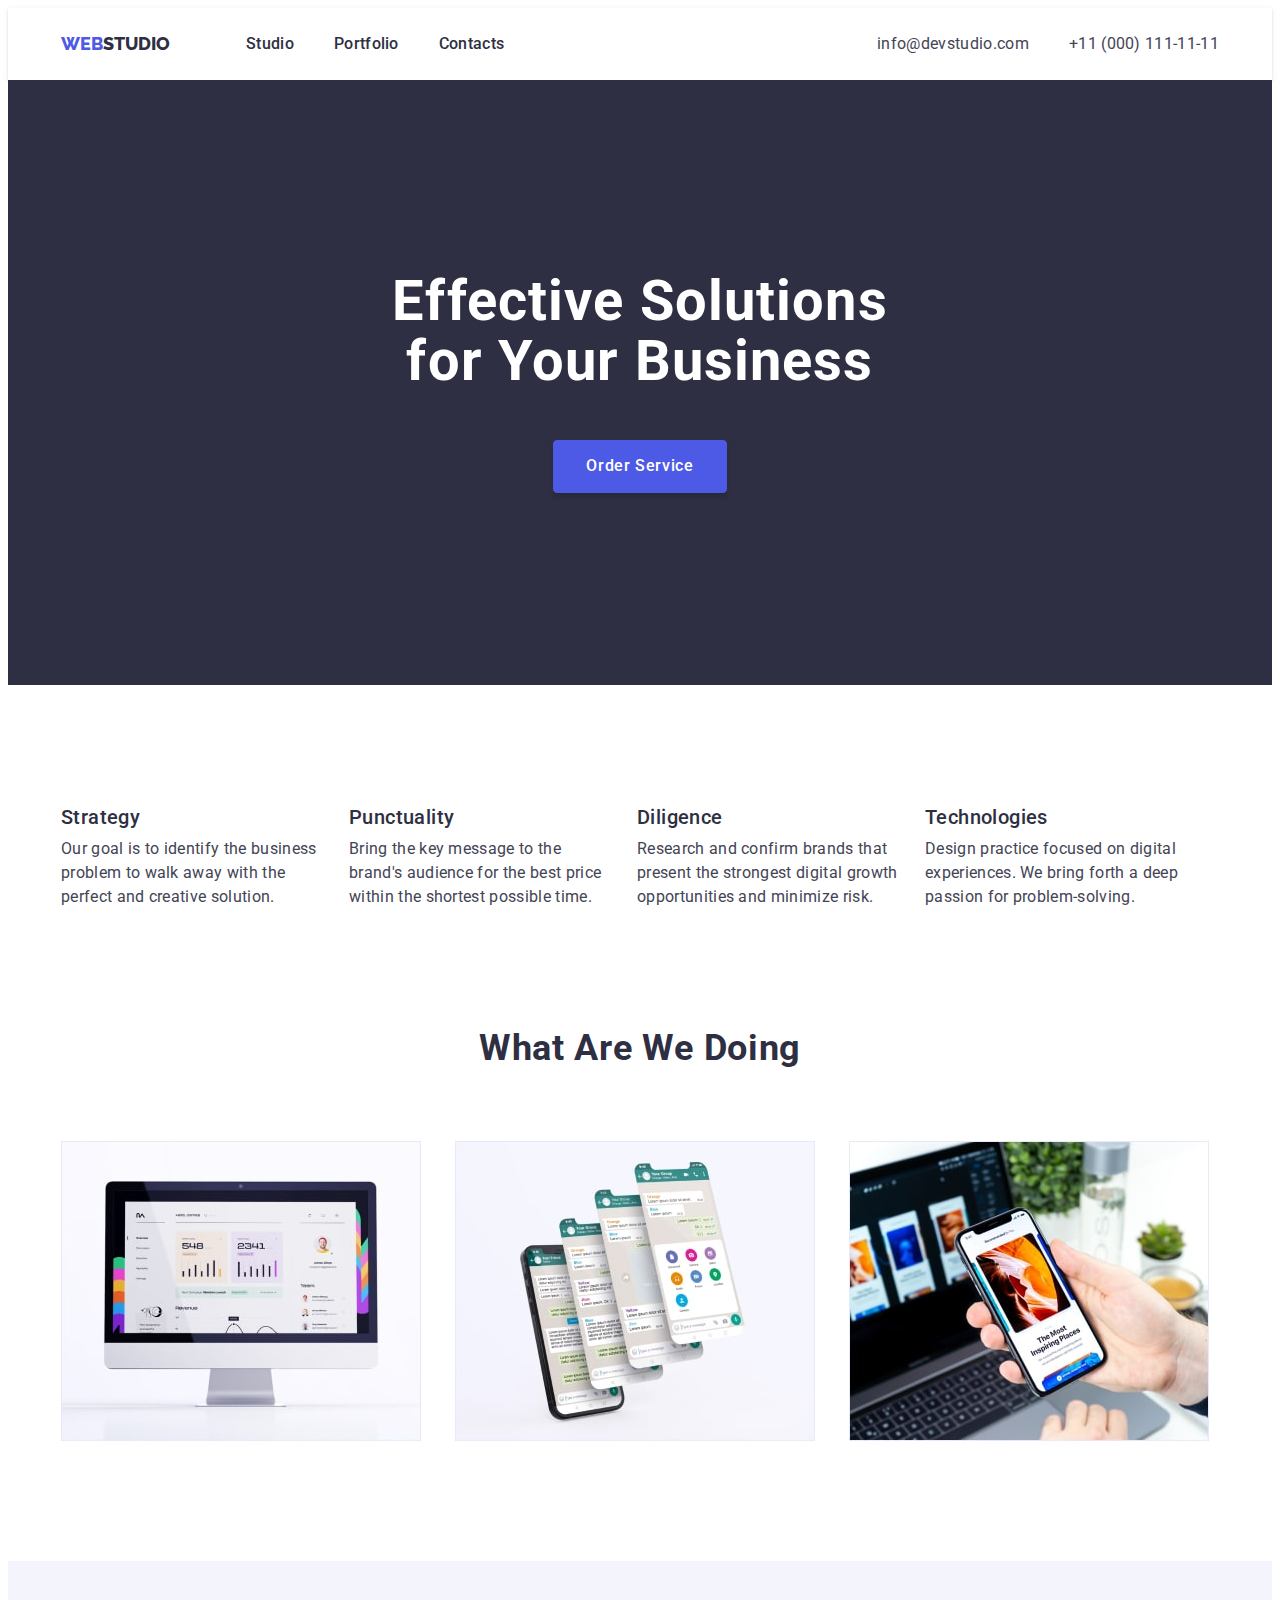
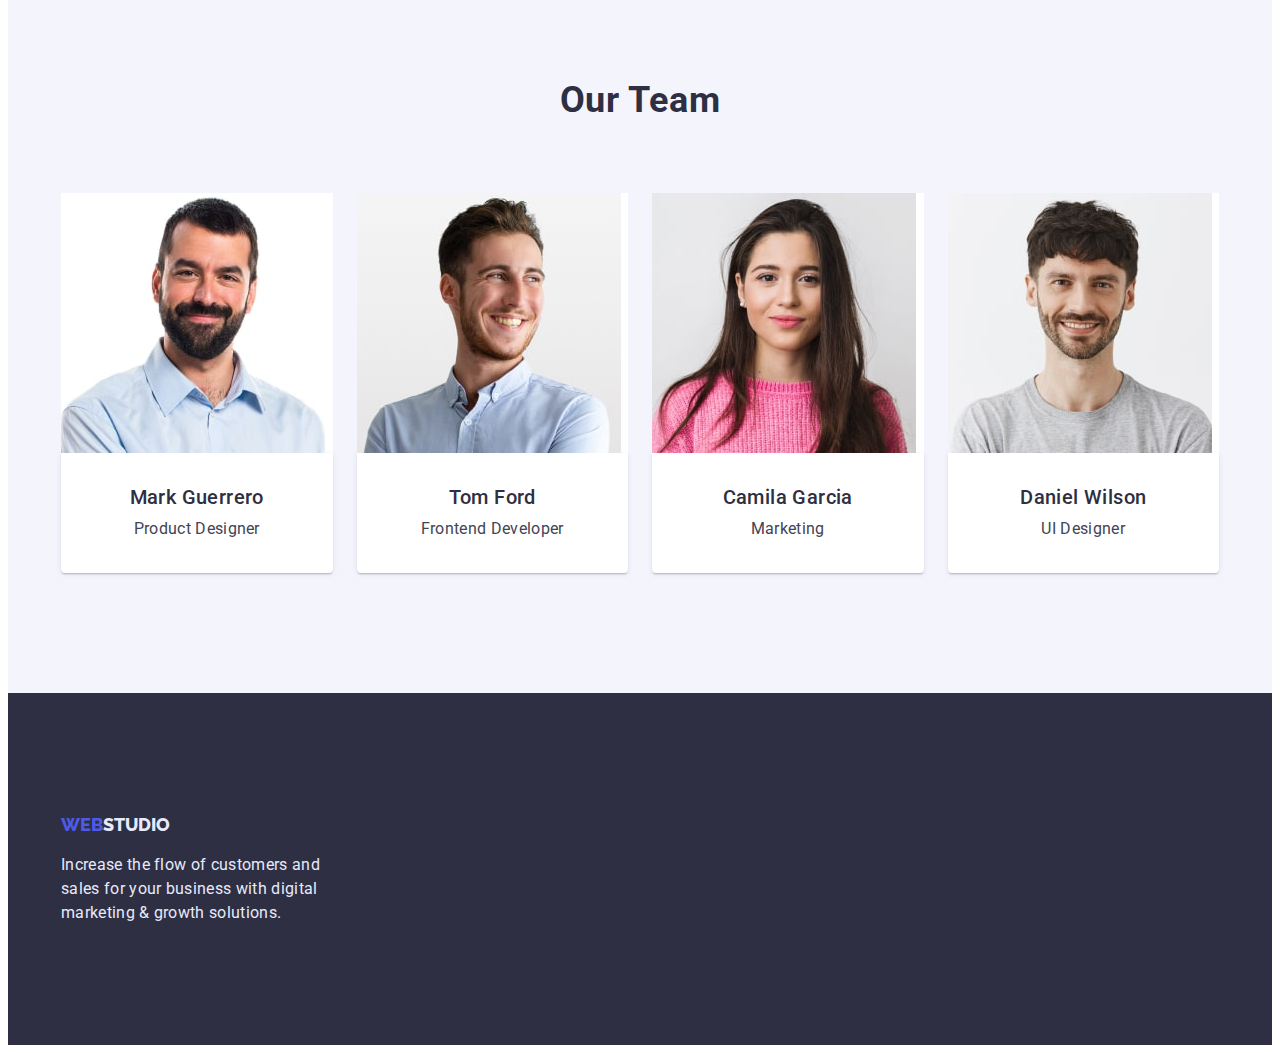
<file: index.html>
<!DOCTYPE html>
<html lang="en">
  <head>
    <meta charset="UTF-8" />
    <meta http-equiv="X-UA-Compatible" content="IE=edge" />
    <meta name="viewport" content="width=device-width, initial-scale=1.0" />
    <title>Студія</title>
    <link rel="preconnect" href="https://fonts.googleapis.com" />
    <link rel="preconnect" href="https://fonts.gstatic.com" crossorigin />
    <link
      href="https://fonts.googleapis.com/css2?family=Raleway:wght@700&family=Roboto:wght@400;500;700;900&display=swap"
      rel="stylesheet" />
    <link
      rel="stylesheet"
      href="https://cdnjs.cloudflare.com/ajax/libs/modern-normalize/1.1.0/modern-normalize.min.css"
      integrity="sha512-wpPYUAdjBVSE4KJnH1VR1HeZfpl1ub8YT/NKx4PuQ5NmX2tKuGu6U/JRp5y+Y8XG2tV+wKQpNHVUX03MfMFn9Q=="
      crossorigin="anonymous"
      referrerpolicy="no-referrer" />
    <link rel="stylesheet" href="./css/styles.css" />
  </head>
  <body>
    <header class="header">
      <div class="container header-container">
        <!-------------------------Menu Nav------------------------->
        <nav class="navigation">
          <a class="header-logo link" href="/">WEB<span class="header-logo-dark">STUDIO</span></a>
          <ul class="header-list list">
            <li class="header-item">
              <a class="header-link link" href="./index.html">Studio</a>
            </li>
            <li class="header-item">
              <a class="header-link link" href="./portfolio.html">Portfolio</a>
            </li>
            <li class="header-item">
              <a class="header-link link" href="">Contacts</a>
            </li>
          </ul>
        </nav>
        <!-------------------------Contacts------------------------->
        <address class="address">
          <ul class="adress-list list">
            <li class="address-item">
              <a class="contact link" href="mailto:info@devstudio.com">info@devstudio.com</a>
            </li>
            <li class="address-item">
              <a class="contact link" href="tel:+110001111111">+11 (000) 111-11-11</a>
            </li>
          </ul>
        </address>
      </div>
    </header>
    <main>
      <!-------------------------Title------------------------->
      <section class="hero">
        <div class="container">
          <h1 class="hero-title">Effective Solutions for Your Business</h1>
          <button class="hero-button" type="button">Order Service</button>
        </div>
      </section>
      <!-------------------------Section 1------------------------->
      <section class="section about">
        <div class="container">
          <ul class="about-list list">
            <li class="about-item">
              <h3 class="service">Strategy</h3>
              <p class="description">
                Our goal is to identify the business problem to walk away with the perfect and creative solution.
              </p>
            </li>
            <li class="about-item">
              <h3 class="service">Punctuality</h3>
              <p class="description">
                Bring the key message to the brand's audience for the best price within the shortest possible time.
              </p>
            </li>
            <li class="about-item">
              <h3 class="service">Diligence</h3>
              <p class="description">
                Research and confirm brands that present the strongest digital growth opportunities and minimize risk.
              </p>
            </li>
            <li class="about-item">
              <h3 class="service">Technologies</h3>
              <p class="description">
                Design practice focused on digital experiences. We bring forth a deep passion for problem-solving.
              </p>
            </li>
          </ul>
        </div>
      </section>
      <!-------------------------Section 2------------------------->
      <section class="section example">
        <div class="container">
          <h2 class="subtitel">What Are We Doing</h2>
          <ul class="example-list list">
            <li class="example-item">
              <img src="./images/services/img-1.jpg" alt="sites" width="360" height="300" />
            </li>
            <li class="example-item">
              <img src="./images/services/img-2.jpg" alt="messengers" width="360" height="300" />
            </li>
            <li class="example-item">
              <img src="./images/services/img-3.jpg" alt="applications" width="360" height="300" />
            </li>
          </ul>
        </div>
      </section>
      <!-------------------------Section 3------------------------->
      <section class="section team">
        <div class="container">
          <h2 class="subtitel">Our Team</h2>
          <ul class="team-list list">
            <li class="team-item">
              <img src="./images/employees/mark-guerrero.jpg" alt="photo of employee" width="264" height="260" />
              <div class="team-card">
                <h3 class="team-name">Mark Guerrero</h3>
                <p class="team-position">Product Designer</p>
              </div>
            </li>
            <li class="team-item">
              <img src="./images/employees/tom-ford.jpg" alt="photo of employee" width="264" height="260" />
              <div class="team-card">
                <h3 class="team-name">Tom Ford</h3>
                <p class="team-position">Frontend Developer</p>
              </div>
            </li>
            <li class="team-item">
              <img src="./images/employees/camila-garcia.jpg" alt="photo of employee" width="264" height="260" />
              <div class="team-card">
                <h3 class="team-name">Camila Garcia</h3>
                <p class="team-position">Marketing</p>
              </div>
            </li>
            <li class="team-item">
              <img src="./images/employees/daniel-wilson.jpg" alt="photo of employee" width="264" height="260" />
              <div class="team-card">
                <h3 class="team-name">Daniel Wilson</h3>
                <p class="team-position">UI Designer</p>
              </div>
            </li>
          </ul>
        </div>
      </section>
    </main>
    <!-------------------------Footer------------------------->
    <footer class="section footer">
      <div class="container">
        <a class="footer-logo link" href="/">WEB<span class="footer-logo-light">STUDIO</span></a>
        <p class="footer-description">
          Increase the flow of customers and sales for your business with digital marketing & growth solutions.
        </p>
      </div>
    </footer>
  </body>
</html>
</file>
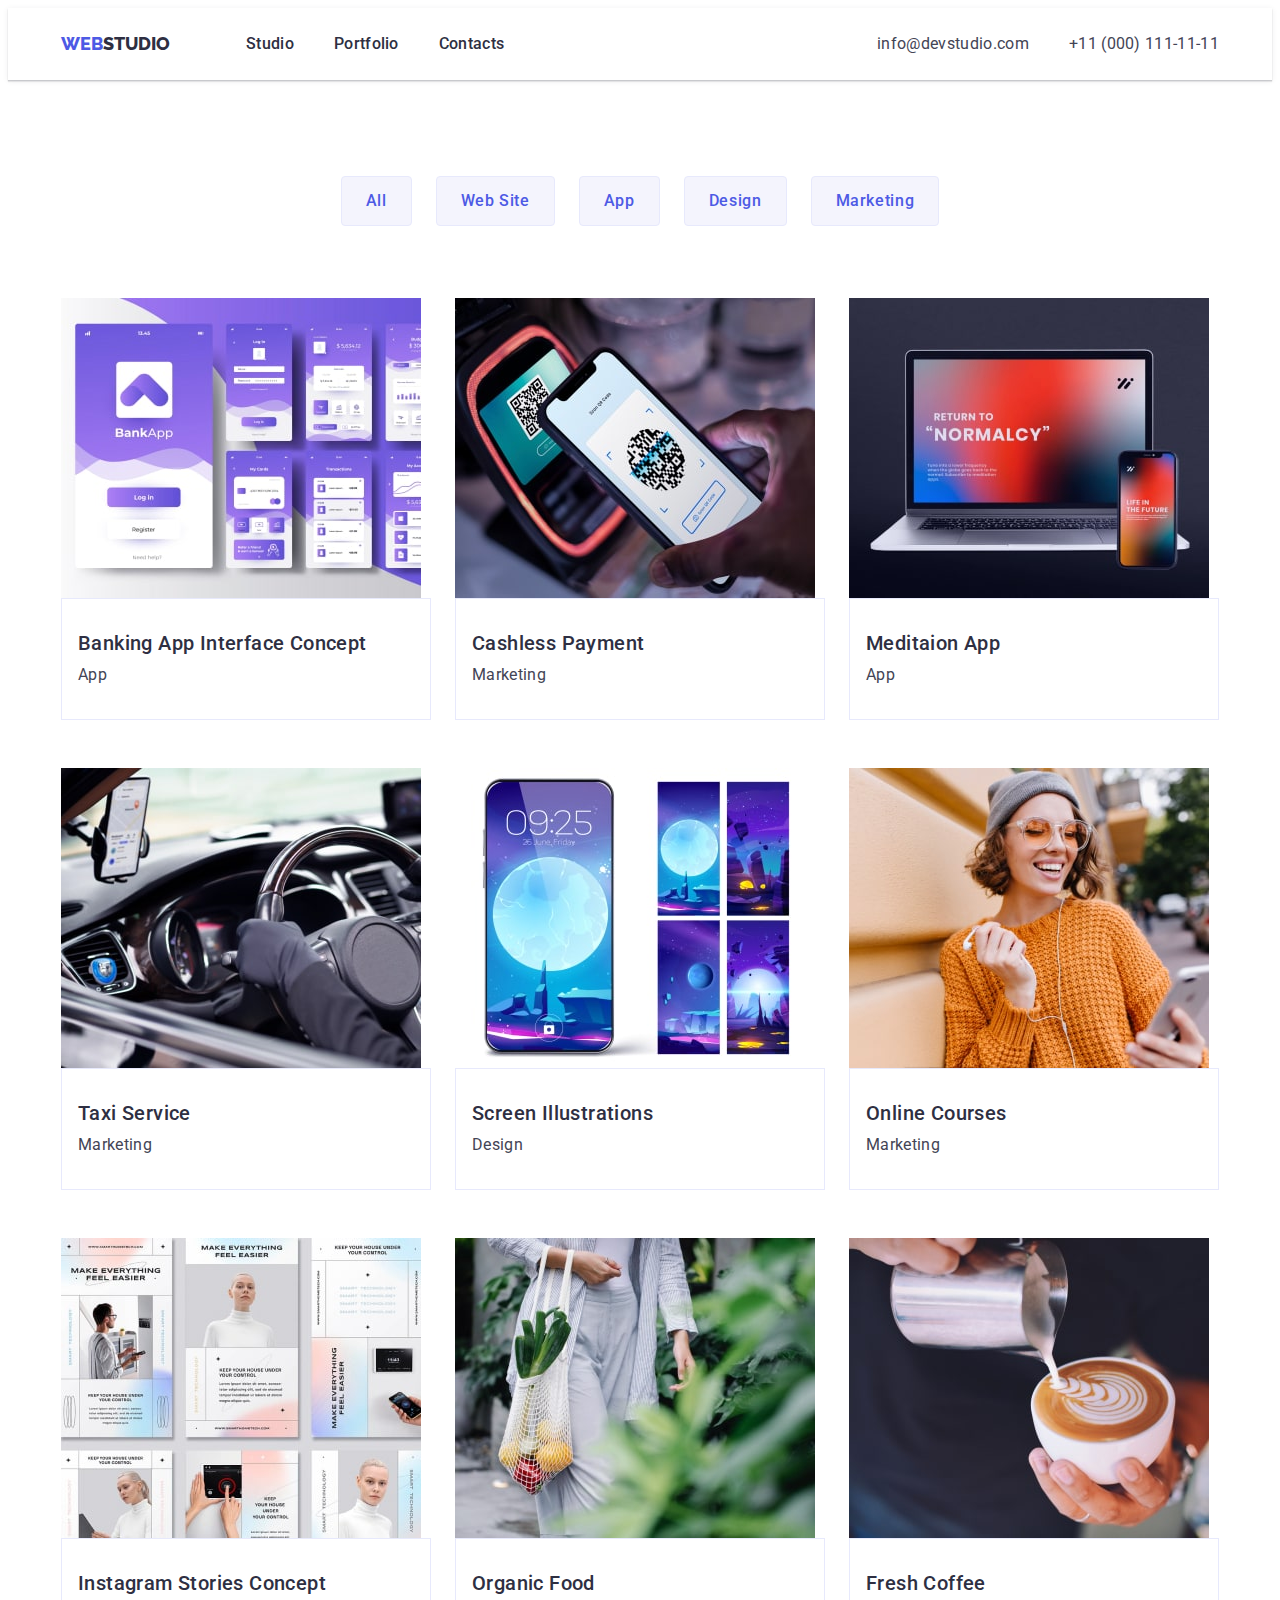
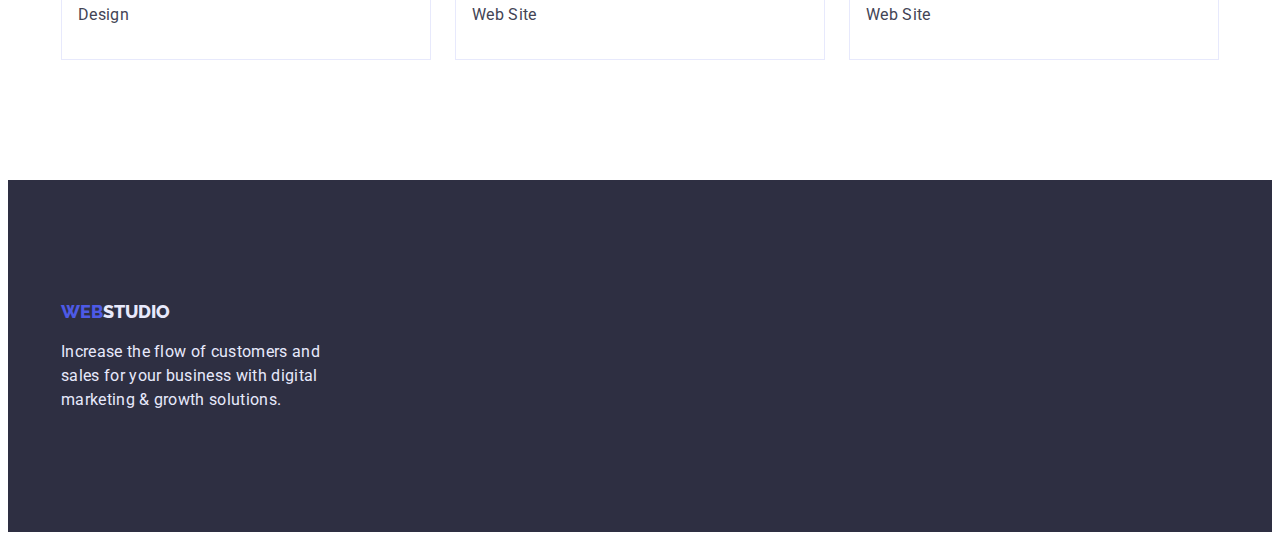
<file: portfolio.html>
<!DOCTYPE html>
<html lang="en">
  <head>
    <meta charset="UTF-8" />
    <meta http-equiv="X-UA-Compatible" content="IE=edge" />
    <meta name="viewport" content="width=device-width, initial-scale=1.0" />
    <title>Портфоліо</title>
    <link rel="preconnect" href="https://fonts.googleapis.com" />
    <link rel="preconnect" href="https://fonts.gstatic.com" crossorigin />
    <link
      href="https://fonts.googleapis.com/css2?family=Raleway:wght@700&family=Roboto:wght@400;500;700;900&display=swap"
      rel="stylesheet" />
    <link
      rel="stylesheet"
      href="https://cdnjs.cloudflare.com/ajax/libs/modern-normalize/1.1.0/modern-normalize.min.css"
      integrity="sha512-wpPYUAdjBVSE4KJnH1VR1HeZfpl1ub8YT/NKx4PuQ5NmX2tKuGu6U/JRp5y+Y8XG2tV+wKQpNHVUX03MfMFn9Q=="
      crossorigin="anonymous"
      referrerpolicy="no-referrer" />
    <link rel="stylesheet" href="./css/styles.css" />
  </head>
  <body>
    <header class="header">
      <div class="container header-container">
        <!-------------------------Menu Nav------------------------->
        <nav class="navigation">
          <a class="header-logo link" href="/">WEB<span class="header-logo-dark">STUDIO</span></a>
          <ul class="header-list list">
            <li class="header-item">
              <a class="header-link link" href="./index.html">Studio</a>
            </li>
            <li class="header-item">
              <a class="header-link link" href="./portfolio.html">Portfolio</a>
            </li>
            <li class="header-item">
              <a class="header-link link" href="">Contacts</a>
            </li>
          </ul>
        </nav>
        <!-------------------------Contacts------------------------->
        <address class="address">
          <ul class="adress-list list">
            <li class="address-item">
              <a class="contact link" href="mailto:info@devstudio.com">info@devstudio.com</a>
            </li>
            <li class="address-item">
              <a class="contact link" href="tel:+110001111111">+11 (000) 111-11-11</a>
            </li>
          </ul>
        </address>
      </div>
    </header>
    <main>
      <section class="portfolio">
        <div class="container">
          <!-------------------------Hidden Title------------------------->
          <h1 class="visually-hidden">Examples of Our Works</h1>
          <!-------------------------Portfolio Buttons------------------------->
          <ul class="portfolio-button-list list">
            <li class="button-item"><button class="portfolio-button" type="button">All</button></li>
            <li class="button-item"><button class="portfolio-button" type="button">Web Site</button></li>
            <li class="button-item"><button class="portfolio-button" type="button">App</button></li>
            <li class="button-item"><button class="portfolio-button" type="button">Design</button></li>
            <li class="button-item"><button class="portfolio-button" type="button">Marketing</button></li>
          </ul>
          <!-------------------------Portfolio Example------------------------->
          <ul class="portfolio-example-list list">
            <li class="portfolio-item">
              <img
                src="./images/portfolio/banking-app.jpg"
                alt="banking app interface concept"
                width="360"
                height="300" />
              <div class="portfolio-card">
                <h2 class="portfolio-service">Banking App Interface Concept</h2>
                <p class="portfolio-description">App</p>
              </div>
            </li>
            <li class="portfolio-item">
              <img src="./images/portfolio/cashless-payment.jpg" alt="cashless payment" width="360" height="300" />
              <div class="portfolio-card">
                <h2 class="portfolio-service">Cashless Payment</h2>
                <p class="portfolio-description">Marketing</p>
              </div>
            </li>
            <li class="portfolio-item">
              <img src="./images/portfolio/meditaion-app.jpg" alt="meditaion app" width="360" height="300" />
              <div class="portfolio-card">
                <h2 class="portfolio-service">Meditaion App</h2>
                <p class="portfolio-description">App</p>
              </div>
            </li>
            <li class="portfolio-item">
              <img src="./images/portfolio/taxi-service.jpg" alt="taxi service" width="360" height="300" />
              <div class="portfolio-card">
                <h2 class="portfolio-service">Taxi Service</h2>
                <p class="portfolio-description">Marketing</p>
              </div>
            </li>
            <li class="portfolio-item">
              <img
                src="./images/portfolio/screen-illustrations.jpg"
                alt="screen illustrations"
                width="360"
                height="300" />
              <div class="portfolio-card">
                <h2 class="portfolio-service">Screen Illustrations</h2>
                <p class="portfolio-description">Design</p>
              </div>
            </li>
            <li class="portfolio-item">
              <img src="./images/portfolio/online-courses.jpg" alt="online courses" width="360" height="300" />
              <div class="portfolio-card">
                <h2 class="portfolio-service">Online Courses</h2>
                <p class="portfolio-description">Marketing</p>
              </div>
            </li>
            <li class="portfolio-item">
              <img
                src="./images/portfolio/instagram-stories.jpg"
                alt="instagram stories concept"
                width="360"
                height="300" />
              <div class="portfolio-card">
                <h2 class="portfolio-service">Instagram Stories Concept</h2>
                <p class="portfolio-description">Design</p>
              </div>
            </li>
            <li class="portfolio-item">
              <img src="./images/portfolio/organic-food.jpg" alt="organic food" width="360" height="300" />
              <div class="portfolio-card">
                <h2 class="portfolio-service">Organic Food</h2>
                <p class="portfolio-description">Web Site</p>
              </div>
            </li>
            <li class="portfolio-item">
              <img src="./images/portfolio/fresh-coffee.jpg" alt="fresh coffee" width="360" height="300" />
              <div class="portfolio-card">
                <h2 class="portfolio-service">Fresh Coffee</h2>
                <p class="portfolio-description">Web Site</p>
              </div>
            </li>
          </ul>
        </div>
      </section>
    </main>
    <!-------------------------Footer------------------------->
    <footer class="section footer">
      <div class="container">
        <a class="footer-logo link" href="/">WEB<span class="footer-logo-light">STUDIO</span></a>
        <p class="footer-description">
          Increase the flow of customers and sales for your business with digital marketing & growth solutions.
        </p>
      </div>
    </footer>
  </body>
</html>
</file>
<file: css/styles.css>
/*-------------------------Components-------------------------*/
:root {
  --primary-brand-color: #4d5ae5;
  --pressed-state-color: #404bbf;
  --dark-mode-color: #2e2f42;
  --light-mode-color: #f4f4fd;
  --white-background-color: #ffffff;
  --subtitle-text-color: #2e2f42;
  --body-text-color: #434455;
  --footer-text-color: #e7e9fc;
  --white-text-color: #ffffff;
}

p,
h1,
h2,
h3,
h4,
h5,
h6 {
  margin: 0;
}

ul {
  margin: 0;
  padding-left: 0;
}

img {
  display: block;
}

body {
  background-color: var(--white-background-color);
  font-family: "Roboto", sans-serif;
  color: var(--subtitle-text-color);
}

.list {
  list-style: none;
}

.link {
  text-decoration: none;
}

.container {
  width: 1158px;
  margin-left: auto;
  margin-right: auto;
  padding-left: 15px;
  padding-right: 15px;
}

.section {
  padding-top: 120px;
  padding-bottom: 120px;
}

.subtitel {
  font-weight: 700;
  font-size: 36px;
  line-height: 1.11;
  text-align: center;
  letter-spacing: 0.02em;
  text-transform: capitalize;

  margin-bottom: 72px;
}

/*-------------------------Menu Nav-------------------------*/
.header {
  padding-top: 24px;
  padding-bottom: 24px;
  box-shadow: 0px 2px 1px rgba(46, 47, 66, 0.08), 0px 1px 1px rgba(46, 47, 66, 0.16), 0px 1px 6px rgba(46, 47, 66, 0.08);
}

.header-container,
.navigation {
  display: flex;
  align-items: center;
}

.header-logo {
  font-family: "Raleway", sans-serif;
  font-weight: 800;
  font-size: 18px;
  line-height: 1.33;
  color: var(--primary-brand-color);

  margin-right: 76px;
}

.header-logo-dark {
  color: var(--subtitle-text-color);
}

.header-list {
  display: flex;
  align-items: center;
  gap: 40px;
}

.header-link {
  font-weight: 500;
  font-size: 16px;
  line-height: 1.5;
  letter-spacing: 0.02em;
  color: var(--subtitle-text-color);
}

.header-link:hover,
.header-link:focus {
  color: var(--pressed-state-color);
}

/*-------------------------Contacts-------------------------*/
.address {
  margin-left: auto;
}

.adress-list {
  display: flex;
  align-items: center;
  gap: 40px;
}

.contact {
  font-style: normal;
  font-size: 16px;
  line-height: 1.5;
  letter-spacing: 0.02em;
  color: var(--body-text-color);
}

.contact:hover,
.contact:focus {
  color: var(--pressed-state-color);
}

/*-------------------------Studio------------------------*/
/*-------------------------Tittle-------------------------*/
.hero {
  background-color: var(--dark-mode-color);
  padding-top: 192px;
  padding-bottom: 192px;
}

.hero-title {
  font-weight: 700;
  font-size: 56px;
  line-height: 1.07;
  text-align: center;
  letter-spacing: 0.02em;
  color: var(--white-text-color);

  max-width: 496px;
  margin: 0 auto;
  margin-bottom: 48px;
}

.hero-button {
  font-family: inherit;
  font-weight: 500;
  font-size: 16px;
  line-height: 1.18;
  display: flex;
  align-items: center;
  letter-spacing: 0.04em;
  color: var(--white-text-color);

  background-color: var(--primary-brand-color);
  box-shadow: 0px 4px 4px rgba(0, 0, 0, 0.15);
  border: 1px solid var(--primary-brand-color);
  border-radius: 4px;
  cursor: pointer;

  padding: 16px 32px;
  margin: 0 auto;
}

.hero-button:hover,
.hero-button:focus {
  background-color: var(--pressed-state-color);
  border-color: var(--pressed-state-color);
  box-shadow: 0px 4px 4px rgba(0, 0, 0, 0.15);
}

/*-------------------------Section 1-------------------------*/
.about-list {
  display: flex;
  gap: 24px;
}

.service {
  font-weight: 500;
  font-size: 20px;
  line-height: 1.2;
  letter-spacing: 0.02em;

  margin-bottom: 8px;
}

.description {
  font-size: 16px;
  line-height: 1.5;
  letter-spacing: 0.02em;
  color: var(--body-text-color);

  max-width: 264px;
}

/*-------------------------Section 2-------------------------*/
.example {
  padding-top: 0;
}

.example-list {
  display: flex;
  gap: 24px;
}

.example-item {
  flex-basis: calc((100% - 48px) / 3);
}

/*-------------------------Section 3-------------------------*/
.team {
  background-color: var(--light-mode-color);
}

.team-list {
  display: flex;
  gap: 24px;
}

.team-item {
  flex-basis: calc((100% - 72px) / 4);
  background-color: var(--white-background-color);
}

.team-card {
  padding-top: 32px;
  padding-bottom: 32px;
  box-shadow: 0px 1px 6px rgba(46, 47, 66, 0.08), 0px 1px 1px rgba(46, 47, 66, 0.16), 0px 2px 1px rgba(46, 47, 66, 0.08);
  border-radius: 0px 0px 4px 4px;
}

.team-name {
  font-weight: 500;
  font-size: 20px;
  line-height: 1.2;
  text-align: center;
  letter-spacing: 0.02em;

  margin-bottom: 8px;
}

.team-position {
  font-size: 16px;
  line-height: 1.5;
  text-align: center;
  letter-spacing: 0.02em;
  color: var(--body-text-color);
}

/*-------------------------Footer-------------------------*/
.footer {
  background-color: var(--dark-mode-color);
}

.footer-logo {
  font-family: "Raleway", sans-serif;
  font-weight: 800;
  font-size: 18px;
  line-height: 1.33;
  color: var(--primary-brand-color);
}

.footer-logo-light {
  color: var(--footer-text-color);
}

.footer-description {
  font-size: 16px;
  line-height: 1.5;
  letter-spacing: 0.02em;
  color: var(--footer-text-color);

  margin-top: 16px;
  max-width: 264px;
}

/*-------------------------Portfolio------------------------*/
/*-------------------------Hidden Title------------------------*/
.visually-hidden {
  position: absolute;
  width: 1px;
  height: 1px;
  margin: -1px;
  border: 0;
  padding: 0;
  white-space: nowrap;
  clip-path: inset(100%);
  clip: react (0 0 0 0);
  overflow: hidden;
}

/*-------------------------Portfolio Buttons------------------------*/
.portfolio {
  padding-top: 96px;
  padding-bottom: 120px;
}

.portfolio-button-list {
  display: flex;
  justify-content: center;
  gap: 24px;
  margin-bottom: 72px;
}

.portfolio-button {
  font-family: inherit;
  font-weight: 500;
  font-size: 16px;
  line-height: 1.5;
  display: flex;
  align-items: center;
  text-align: center;
  letter-spacing: 0.04em;
  color: var(--primary-brand-color);
  background-color: var(--light-mode-color);
  border: 1px solid var(--footer-text-color);
  border-radius: 4px;
  cursor: pointer;

  padding: 12px 24px;
}

.portfolio-button:hover,
.portfolio-button:focus {
  color: var(--white-text-color);
  background-color: var(--pressed-state-color);
  border-color: var(--pressed-state-color);
  box-shadow: 0px 3px 1px rgba(0, 0, 0, 0.1), 0px 2px 1px rgba(0, 0, 0, 0.08), 0px 2px 2px rgba(0, 0, 0, 0.12);
}

.portfolio-example-list {
  display: flex;
  flex-wrap: wrap;
  column-gap: 24px;
  row-gap: 48px;
}

.portfolio-item {
  flex-basis: calc((100% - 48px) / 3);
}

.portfolio-card {
  padding-top: 32px;
  padding-bottom: 32px;
  padding-left: 16px;
  border: 1px solid var(--footer-text-color);
}

.portfolio-service {
  font-weight: 500;
  font-size: 20px;
  line-height: 1.2;
  letter-spacing: 0.02em;

  margin-bottom: 8px;
}

.portfolio-description {
  font-size: 16px;
  line-height: 1.5;
  letter-spacing: 0.02em;
  color: var(--body-text-color);
}
</file>
